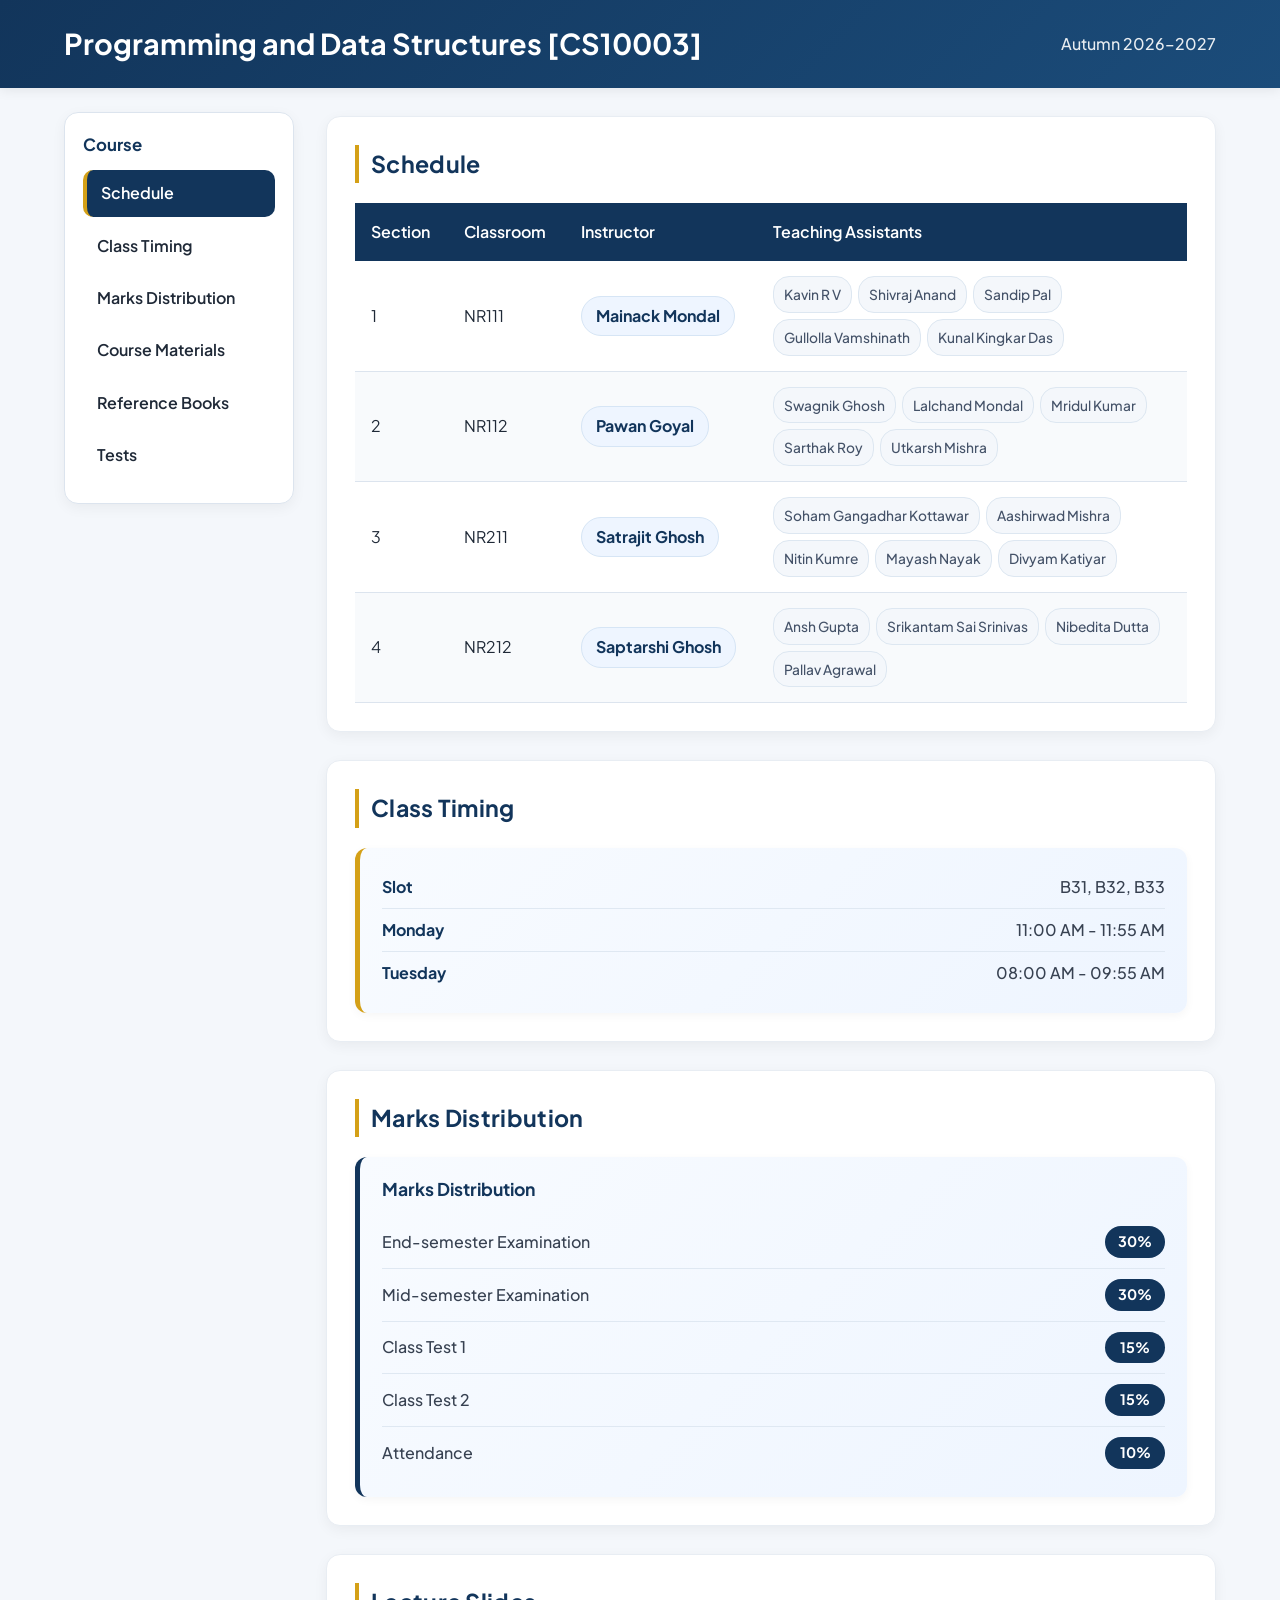
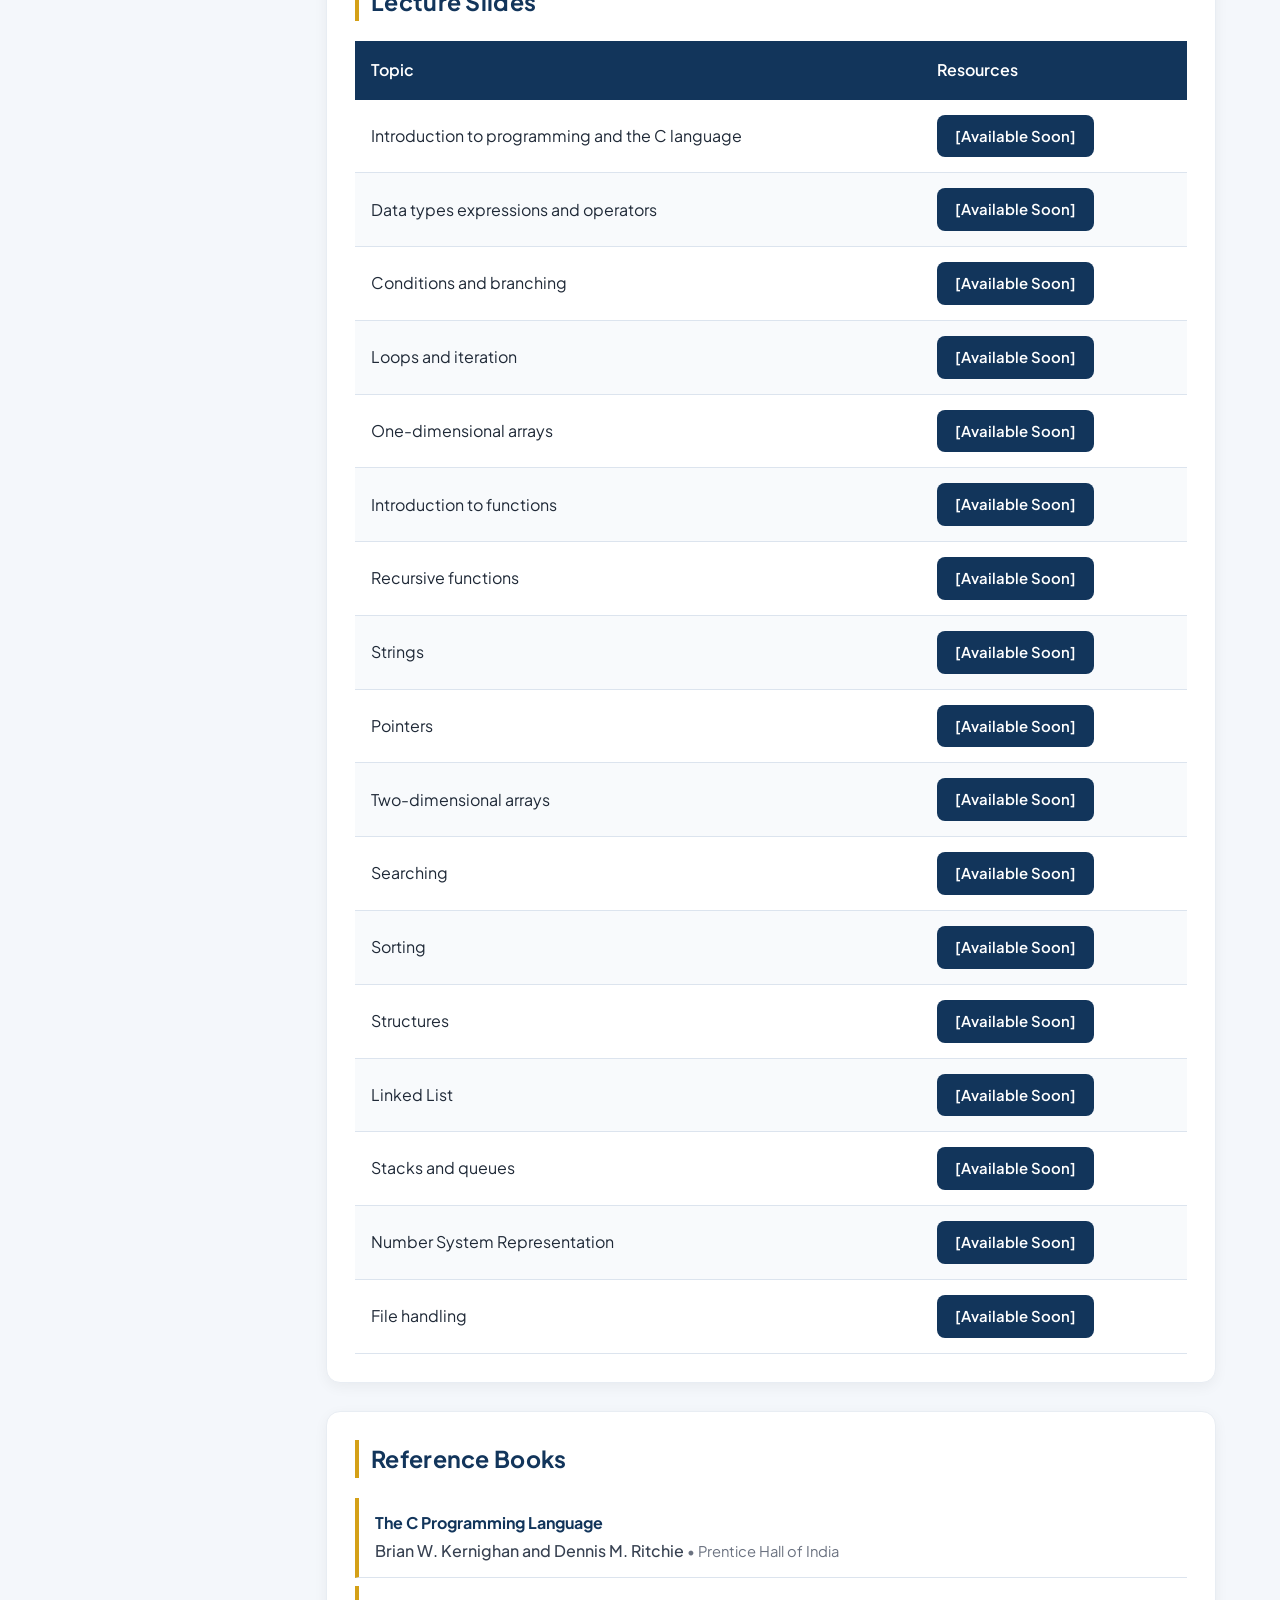
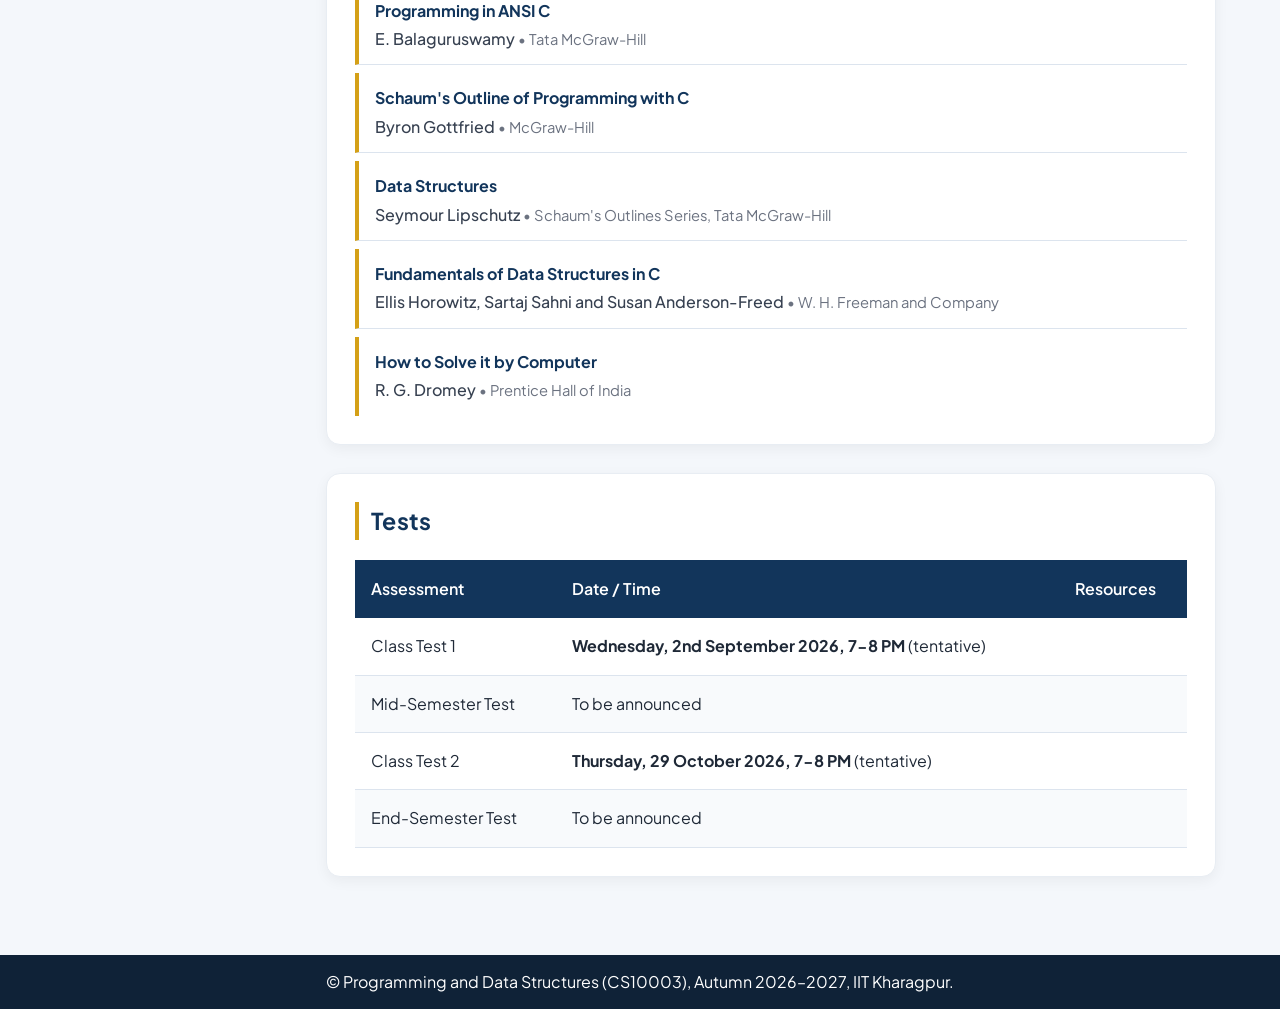
<file: index.html>
<!DOCTYPE html>

<html lang="en">

<head>
    <meta charset="utf-8" />
    <meta content="width=device-width&lt;/span&gt; initial-scale=1.0" name="viewport" />
    <title>Programming and Data Structures</title>
    <link href="style.css" rel="stylesheet" />
</head>

<body>
    <!-- Header -->
    <header class="hero">
        <div class="container hero-content">
            <div class="course-title">
                <h1>Programming and Data Structures [CS10003]</h1>
            </div>
            <div class="semester">
                <h2>Autumn 2026–2027</h2>
            </div>
            <button class="menu-toggle" id="menuToggle">
                ☰
            </button>
        </div>
    </header>
    <div class="overlay" id="overlay"></div>
    <main class="container">
        <div class="layout">
            <nav class="side-nav">
                <h3>Course</h3><a class="active" href="#schedule">Schedule</a><a href="#class-timing">Class Timing</a><a
                    href="#marks-distribution">Marks Distribution</a><a href="#slides">Course Materials</a><a
                    href="#books">Reference Books</a><a href="#tests">Tests</a>
            </nav>
            <div class="content">
                <!-- Schedule -->
                <section class="card" id="schedule">
                    <h2>Schedule</h2>
                    <div class="table-wrapper">
                        <table class="schedule-table">
                            <thead>
                                <tr>
                                    <th>Section</th>
                                    <th>Classroom</th>
                                    <th>Instructor</th>
                                    <th>Teaching Assistants</th>
                                </tr>
                            </thead>
                            <tbody>
                                <tr>
                                    <td>1</td>
                                    <td>NR111</td>
                                    <td><a href="https://cse.iitkgp.ac.in/~mainack/" target="_blank">Mainack Mondal</a>
                                    </td>
                                    <td>
                                        <div class="ta-list">
                                            <span><a href="mailto:kavin1925@kgpian.iitkgp.ac.in" target="_blank"
                                                    title="✉ Email TA">Kavin R V</a></span>
                                            <span><a href="mailto:shivrajanand25@kgpian.iitkgp.ac.in" target="_blank"
                                                    title="✉ Email TA">Shivraj Anand</a></span>
                                            <span><a href="mailto:sandippal9825@kgpian.iitkgp.ac.in" target="_blank"
                                                    title="✉ Email TA">Sandip Pal</a></span>
                                            <span><a href="mailto:gullollavamshinath9@kgpian.iitkgp.ac.in"
                                                    target="_blank" title="✉ Email TA">Gullolla Vamshinath</a></span>
                                            <span><a href="mailto:kunal.kk@kgpian.iitkgp.ac.in" target="_blank"
                                                    title="✉ Email TA">Kunal Kingkar Das</a></span>
                                        </div>
                                    </td>
                                </tr>
                                <tr>
                                    <td>2</td>
                                    <td>NR112</td>
                                    <td><a href="https://cse.iitkgp.ac.in/~pawang/" target="_blank">Pawan Goyal</a></td>
                                    <td>
                                        <div class="ta-list">
                                            <span><a href="mailto:swagnikghosh.cse25@kgpian.iitkgp.ac.in"
                                                    target="_blank" title="✉ Email TA">Swagnik Ghosh</a></span>
                                            <span><a href="mailto:lalchandm200325@kgpian.iitkgp.ac.in" target="_blank"
                                                    title="✉ Email TA">Lalchand Mondal</a></span>
                                            <span><a href="mailto:mridul.kumar.2625@kgpian.iitkgp.ac.in" target="_blank"
                                                    title="✉ Email TA">Mridul Kumar</a></span>
                                            <span><a href="mailto:sarthak.cse22@kgpian.iitkgp.ac.in" target="_blank"
                                                    title="✉ Email TA">Sarthak Roy</a></span>
                                            <span><a href="mailto:mishra.utkarsh25@kgpian.iitkgp.ac.in" target="_blank"
                                                    title="✉ Email TA">Utkarsh Mishra</a></span>
                                        </div>
                                    </td>
                                </tr>
                                <tr>
                                    <td>3</td>
                                    <td>NR211</td>
                                    <td><a href="https://cse.iitkgp.ac.in/~satrajit/" target="_blank">Satrajit Ghosh</a>
                                    </td>
                                    <td>
                                        <div class="ta-list">
                                            <span><a href="mailto:sohamk10@kgpian.iitkgp.ac.in" target="_blank"
                                                    title="✉ Email TA">Soham Gangadhar Kottawar</a></span>
                                            <span><a href="mailto:aashirwad04@kgpian.iitkgp.ac.in" target="_blank"
                                                    title="✉ Email TA">Aashirwad Mishra</a></span>
                                            <span><a href="mailto:kumrenitin25@kgpian.iitkgp.ac.in" target="_blank"
                                                    title="✉ Email TA">Nitin Kumre</a></span>
                                            <span><a href="mailto:mayash.nayak@kgpian.iitkgp.ac.in" target="_blank"
                                                    title="✉ Email TA">Mayash Nayak</a></span>
                                            <span><a href="mailto:divyam.24@kgpian.iitkgp.ac.in" target="_blank"
                                                    title="✉ Email TA">Divyam Katiyar</a></span>
                                        </div>
                                    </td>
                                </tr>
                                <tr>
                                    <td>4</td>
                                    <td>NR212</td>
                                    <td><a href="https://cse.iitkgp.ac.in/~sghosh/" target="_blank">Saptarshi Ghosh</a>
                                    </td>
                                    <td>
                                        <div class="ta-list">
                                            <!-- <span><a href="mailto:tanmoy.halder.cs25@kgpian.iitkgp.ac.in"
                                                    target="_blank" title="✉ Email TA">Tanmoy Halder</a></span> -->
                                            <span><a href="mailto:Anshgpt25@kgpian.iitkgp.ac.in" target="_blank"
                                                    title="✉ Email TA">Ansh Gupta</a></span>
                                            <span><a href="mailto:srikantamsai@kgpian.iitkgp.ac.in" target="_blank"
                                                    title="✉ Email TA">Srikantam Sai Srinivas</a></span>
                                            <span><a href="mailto:nibedita2111.24@kgpian.iitkgp.ac.in" target="_blank"
                                                    title="✉ Email TA">Nibedita Dutta</a></span>
                                            <span><a href="mailto:pallav25@kgpian.iitkgp.ac.in" target="_blank"
                                                    title="✉ Email TA">Pallav Agrawal</a></span>
                                        </div>
                                    </td>
                                </tr>
                            </tbody>
                        </table>
                    </div>


                </section>
                <section class="card" id="class-timing">
                    <h2>Class Timing</h2>
                    <div class="timing-box" id="class-timing">
                        <div class="timing-row">
                            <span class="label">Slot</span>
                            <span class="value">B31, B32, B33</span>
                        </div>
                        <div class="timing-row">
                            <span class="label">Monday</span>
                            <span class="value">11:00 AM - 11:55 AM</span>
                        </div>
                        <div class="timing-row">
                            <span class="label">Tuesday</span>
                            <span class="value">08:00 AM - 09:55 AM</span>
                        </div>
                    </div>
                </section>
                <section class="card" id="marks-distribution">
                    <h2>Marks Distribution</h2>
                    <div class="marks-box" id="marks-distribution">
                        <h3>Marks Distribution</h3>
                        <div class="marks-row">
                            <span class="marks-component">End-semester Examination</span>
                            <span class="marks-weight">30%</span>
                        </div>
                        <div class="marks-row">
                            <span class="marks-component">Mid-semester Examination</span>
                            <span class="marks-weight">30%</span>
                        </div>
                        <div class="marks-row">
                            <span class="marks-component">Class Test 1</span>
                            <span class="marks-weight">15%</span>
                        </div>
                        <div class="marks-row">
                            <span class="marks-component">Class Test 2</span>
                            <span class="marks-weight">15%</span>
                        </div>
                        <div class="marks-row">
                            <span class="marks-component">Attendance</span>
                            <span class="marks-weight">10%</span>
                        </div>
                    </div>
                </section>
                <!-- Lecture Slides -->
                <section class="card" id="slides">
                    <h2>Lecture Slides</h2>
                    <div class="table-wrapper">
                        <table class="slides-table">
                            <thead>
                                <tr>
                                    <th>Topic</th>
                                    <th>Resources</th>
                                </tr>
                            </thead>
                            <tbody>
                                <tr>
                                    <td>Introduction to programming and the C language</td>
                                    <td><a href="slides/materialNotFound.html">[Available Soon]</a></td>
                                </tr>
                                <tr>
                                    <td>Data types expressions and operators</td>
                                    <td><a href="slides/materialNotFound.html">[Available Soon]</a></td>
                                </tr>
                                <tr>
                                    <td>Conditions and branching</td>
                                    <td><a href="slides/materialNotFound.html">[Available Soon]</a></td>
                                </tr>
                                <tr>
                                    <td>Loops and iteration</td>
                                    <td><a href='slides/materialNotFound.html"'>[Available Soon]
                                        </a></td>
                                </tr>
                                <tr>
                                    <td>One-dimensional arrays</td>
                                    <td><a href="slides/materialNotFound.html">[Available Soon]</a></td>
                                </tr>
                                <tr>
                                    <td>Introduction to functions</td>
                                    <td><a href="slides/materialNotFound.html">[Available Soon]</a></td>
                                </tr>
                                <tr>
                                    <td>Recursive functions</td>
                                    <td><a href="slides/materialNotFound.html">[Available Soon]</a></td>
                                </tr>
                                <tr>
                                    <td>Strings</td>
                                    <td><a href="slides/materialNotFound.html">[Available Soon]</a></td>
                                </tr>
                                <tr>
                                    <td>Pointers</td>
                                    <td><a href="slides/materialNotFound.html">[Available Soon]</a></td>
                                </tr>
                                <tr>
                                    <td>Two-dimensional arrays</td>
                                    <td><a href="slides/materialNotFound.html">[Available Soon]</a></td>
                                </tr>
                                <tr>
                                    <td>Searching</td>
                                    <td><a href="slides/materialNotFound.html">[Available Soon]</a></td>
                                </tr>
                                <tr>
                                    <td>Sorting</td>
                                    <td><a href="slides/materialNotFound.html">[Available Soon]</a></td>
                                </tr>
                                <tr>
                                    <td>Structures</td>
                                    <td><a href="slides/materialNotFound.html">[Available Soon]</a></td>
                                </tr>
                                <tr>
                                    <td>Linked List</td>
                                    <td><a href="slides/materialNotFound.html">[Available Soon]</a></td>
                                </tr>
                                <tr>
                                    <td>Stacks and queues</td>
                                    <td><a href="slides/materialNotFound.html">[Available Soon]</a></td>
                                </tr>
                                <tr>
                                    <td>Number System Representation</td>
                                    <td><a href="slides/materialNotFound.html">[Available Soon]</a></td>
                                </tr>
                                <tr>
                                    <td>File handling</td>
                                    <td><a href="slides/materialNotFound.html">[Available Soon]</a></td>
                                </tr>
                            </tbody>
                        </table>
                    </div>
                </section>
                <!-- Reference Books -->
                <section class="card" id="books">
                    <h2>Reference Books</h2>
                    <div class="book-list">
                        <div class="book-item">
                            <span class="book-title">The C Programming Language</span>
                            <span class="book-author">Brian W. Kernighan and Dennis M. Ritchie</span>
                            <span class="book-publisher">Prentice Hall of India</span>
                        </div>
                        <div class="book-item">
                            <span class="book-title">Programming in ANSI C</span>
                            <span class="book-author">E. Balaguruswamy</span>
                            <span class="book-publisher">Tata McGraw-Hill</span>
                        </div>
                        <div class="book-item">
                            <span class="book-title">Schaum's Outline of Programming with C</span>
                            <span class="book-author">Byron Gottfried</span>
                            <span class="book-publisher">McGraw-Hill</span>
                        </div>
                        <div class="book-item">
                            <span class="book-title">Data Structures</span>
                            <span class="book-author">Seymour Lipschutz</span>
                            <span class="book-publisher">Schaum's Outlines Series, Tata McGraw-Hill</span>
                        </div>
                        <div class="book-item">
                            <span class="book-title">Fundamentals of Data Structures in C</span>
                            <span class="book-author">Ellis Horowitz, Sartaj Sahni and Susan Anderson-Freed</span>
                            <span class="book-publisher">W. H. Freeman and Company</span>
                        </div>
                        <div class="book-item">
                            <span class="book-title">How to Solve it by Computer</span>
                            <span class="book-author">R. G. Dromey</span>
                            <span class="book-publisher">Prentice Hall of India</span>
                        </div>
                    </div>
                </section>
                <!-- Tests -->
                <section class="card" id="tests">
                    <h2>Tests</h2>
                    <!-- <div class="coming-soon">
                <h3>Coming Soon</h3>
                <p>Prepare well. Test schedule and related resources will be announced here.</p>
            </div> -->
                    <div class="table-wrapper">
                        <table class="tests-table">
                            <thead>
                                <tr>
                                    <th>Assessment</th>
                                    <th>Date / Time</th>
                                    <th>Resources</th>
                                </tr>
                            </thead>
                            <tbody>
                                <tr>
                                    <td>Class Test 1</td>
                                    <td> <b>Wednesday, 2nd September 2026, 7-8 PM </b> (tentative)</td>
                                    <td>
                                        <!-- <div class="test-links">
                                    <a href="slides/ct1-seating.pdf">Seating Arrangement</a>
                                    <a href="slides/ct1-questions.pdf">Questions with Solutions</a>
                                </div> -->
                                    </td>
                                </tr>
                                <tr>
                                    <td>Mid-Semester Test</td>
                                    <td>To be announced</td>
                                    <td>
                                        <!-- <div class="test-links">
                                    <a href="slides/midsem-questions.pdf">Questions with Solutions</a>
                                </div> -->
                                    </td>
                                </tr>
                                <tr>
                                    <td>Class Test 2</td>
                                    <td><b>Thursday, 29 October 2026, 7-8 PM </b> (tentative)</td>
                                    <td>
                                        <!-- <div class="test-links">
                                    <a href="slides/ct2-seating.pdf">Seating Arrangement</a>
                                    <a href="slides/ct2-questions.pdf">Questions with Solutions</a>
                                </div> -->
                                    </td>
                                </tr>
                                <tr>
                                    <td>End-Semester Test</td>
                                    <td>To be announced</td>
                                    <td></td>
                                </tr>
                            </tbody>
                        </table>
                    </div>
                </section>
            </div>
        </div>
    </main>
    <!-- Footer -->
    <footer>
        <div class="container footer-content">
            © Programming and Data Structures (CS10003), Autumn 2026–2027, IIT Kharagpur.
        </div>
    </footer>

    <button id="backToTop" class="back-to-top" title="Back to top">
        &#8679;
    </button>
    <script>
        const links = [...document.querySelectorAll(".side-nav a")];

        const menu = document.getElementById("menuToggle");

        const nav = document.querySelector(".side-nav");

        const overlay = document.getElementById("overlay");

        menu.addEventListener("click", () => {
            nav.classList.add("open");
            overlay.classList.add("show");
        });

        overlay.addEventListener("click", closeMenu);

        function closeMenu() {
            nav.classList.remove("open");
            overlay.classList.remove("show");
        }

        links.forEach(link => {
            link.addEventListener("click", closeMenu);
        });

        const observer = new IntersectionObserver(entries => {
            entries.forEach(entry => {
                if (!entry.isIntersecting) return;

                links.forEach(link => {
                    link.classList.toggle(
                        "active",
                        link.getAttribute("href") === "#" + entry.target.id
                    );
                });
            });
        }, {
            rootMargin: "-35% 0px -55% 0px",
            threshold: 0
        });

        document.querySelectorAll(
            "#schedule,#class-timing,#marks-distribution,#slides,#books,#tests"
        ).forEach(section => observer.observe(section));

        const backToTop = document.getElementById("backToTop");

        window.addEventListener("scroll", () => {
            if (window.scrollY > 400) {
                backToTop.classList.add("show");
            } else {
                backToTop.classList.remove("show");
            }
        });

        backToTop.addEventListener("click", () => {
            window.scrollTo({
                top: 0,
                behavior: "smooth"
            });
        });
    </script>
</body>

</html>
</file>
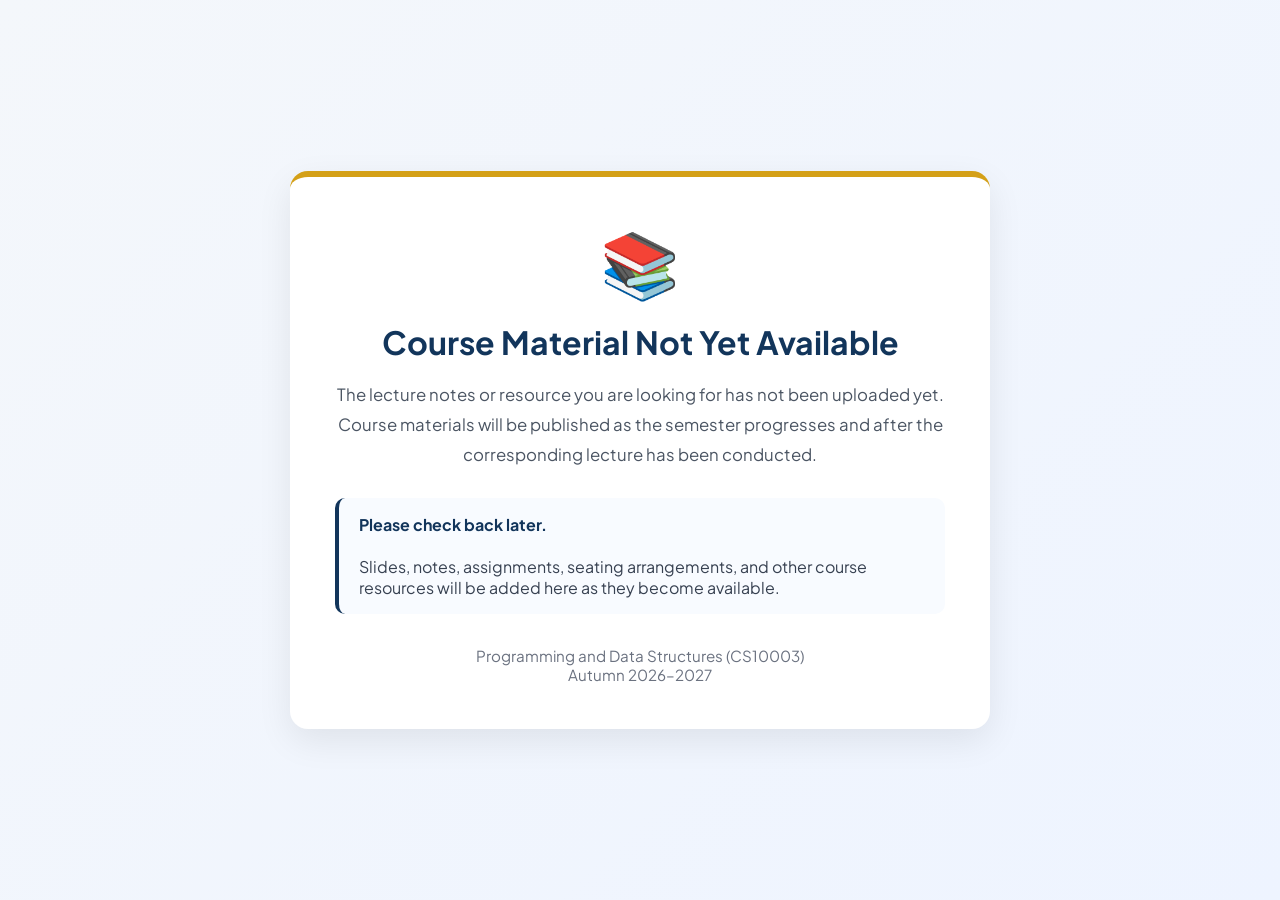
<file: slides/materialNotFound.html>
<!DOCTYPE html>
<html lang="en">
<head>
<meta charset="UTF-8">
<meta name="viewport" content="width=device-width, initial-scale=1.0">
<title>Material Coming Soon</title>

<style>
@import url('https://fonts.googleapis.com/css2?family=Plus+Jakarta+Sans:wght@400;500;600;700&display=swap');

*{
    margin:0;
    padding:0;
    box-sizing:border-box;
}

body{
    font-family:"Plus Jakarta Sans",sans-serif;
    background:linear-gradient(135deg,#f4f7fb,#eef4ff);
    color:#1f2937;

    display:flex;
    justify-content:center;
    align-items:center;

    min-height:100vh;
    padding:20px;
}

.card{
    max-width:700px;
    width:100%;

    background:white;

    border-radius:18px;

    padding:45px;

    text-align:center;

    box-shadow:0 12px 35px rgba(0,0,0,.08);

    border-top:6px solid #D4A017;
}

.icon{
    font-size:4rem;
    margin-bottom:18px;
}

h1{
    color:#12355B;
    font-size:2rem;
    margin-bottom:18px;
}

p{
    font-size:1.05rem;
    color:#4b5563;
    line-height:1.8;
}

.note{
    margin-top:28px;

    background:#f8fbff;

    border-left:4px solid #12355B;

    border-radius:10px;

    padding:16px 20px;

    text-align:left;

    color:#374151;
}

.note strong{
    color:#12355B;
}

.footer{
    margin-top:32px;
    font-size:.95rem;
    color:#6b7280;
}

@media (max-width:600px){

    .card{
        padding:30px 24px;
    }

    h1{
        font-size:1.6rem;
    }

    p{
        font-size:1rem;
    }

    .icon{
        font-size:3.2rem;
    }

}
</style>

</head>

<body>

<div class="card">

    <div class="icon">📚</div>

    <h1>Course Material Not Yet Available</h1>

    <p>
        The lecture notes or resource you are looking for has not been uploaded yet.
        Course materials will be published as the semester progresses and after the
        corresponding lecture has been conducted.
    </p>

    <div class="note">
        <strong>Please check back later.</strong><br><br>
        Slides, notes, assignments, seating arrangements, and other course resources
        will be added here as they become available.
    </div>

    <div class="footer">
        Programming and Data Structures (CS10003)<br>
        Autumn 2026–2027
    </div>

</div>

</body>
</html>
</file>
<file: style.css>
/* ===========================
   Google Font
=========================== */

@import url("https://fonts.googleapis.com/css2?family=Plus+Jakarta+Sans:wght@300;400;500;600;700;800&display=swap");

/* ===========================
   Variables
=========================== */

:root {
  --primary: #12355b;
  --primary-dark: #0b2540;
  --accent: #d4a017;
  --accent-light: #f8d76b;

  --background: #f4f7fb;
  --card: #ffffff;

  --text: #1f2937;
  --muted: #6b7280;

  --border: #dce4ee;

  --shadow: 0 10px 35px rgba(0, 0, 0, 0.08);
  --radius: 16px;
}

/* ===========================
   Global
=========================== */

* {
  margin: 0;
  padding: 0;
  box-sizing: border-box;
}

html {
  scroll-behavior: smooth;
}

body {
  font-family: "Plus Jakarta Sans", sans-serif;
  background: var(--background);
  color: var(--text);
  line-height: 1.65;
}

.container {
  width: 90%;
  margin: auto;
}

/* ===========================
   Header
=========================== */

.hero {
  background: linear-gradient(135deg, #12355b, #1b4c7a);
  color: white;
  padding: 20px 0;
  box-shadow: 0 2px 12px rgba(0, 0, 0, 0.08);
}

.hero-content {
  display: flex;
  justify-content: space-between;
  align-items: center;
  gap: 20px;
}

.course-title h1 {
  font-size: 1.8rem;
  font-weight: 700;
}

.semester h2 {
  font-size: 1rem;
  font-weight: 500;
  opacity: 0.9;
}

/* ===========================
   Cards
=========================== */

.card {
  background: white;
  margin: 28px 0;
  padding: 28px;
  border-radius: 14px;
  border: 1px solid #e8edf3;
  box-shadow: 0 4px 14px rgba(0, 0, 0, 0.05);
}

.card:hover {
  transform: none;
}

.card h2 {
  color: var(--primary);
  margin-bottom: 20px;
  font-size: 1.45rem;
  border-left: 4px solid var(--accent);
  padding-left: 12px;
  letter-spacing: 0.3px;
}

/* ===========================
   Tables
=========================== */

.table-wrapper {
  overflow-x: auto;
}

table {
  width: 100%;
  border-collapse: collapse;
}

thead {
  background: var(--primary);
  color: white;
}

th {
  padding: 16px;
  text-align: left;
  font-weight: 600;
}

td {
  padding: 15px 16px;
  border-bottom: 1px solid var(--border);
}

tbody tr {
  transition: 0.2s;
}

/* Instructor */

tbody td:nth-child(3) {
  font-weight: 600;
}

tbody td:nth-child(3) a {
  display: inline-flex;
  align-items: center;
  color: var(--primary);
  background: #eef5ff;
  border: 1px solid #d6e5f5;
  border-radius: 20px;
  padding: 6px 14px;
  font-weight: 700;
  text-decoration: none;
  transition: 0.2s ease;
}

tbody td:nth-child(3) a:hover {
  background: var(--primary);
  color: white;
}

tbody tr:nth-child(even) {
  background: #f8fafc;
}

tbody tr:hover {
  background: #edf5ff;
}

/* Teaching Assistants */

tbody td:last-child {
  color: #4b5563;
  font-size: 0.93rem;
  line-height: 1.8;
  font-weight: 500;
  max-width: 420px;
}

.ta-list {
  display: flex;
  flex-wrap: wrap;
  gap: 6px;
}

.ta-list span {
  background: #f4f7fb;
  border: 1px solid #dde7f1;
  border-radius: 16px;
  padding: 4px 10px;
  transition: 0.2s;
}

.ta-list a {
  color: #445268;
  text-decoration: none;
  font-size: 0.86rem;
  font-weight: 500;
}

.ta-list span:hover {
  background: #12355b;
  border-color: #12355b;
}

.ta-list span:hover a {
  color: white;
}

/* ===========================
   Links
=========================== */

a {
  color: var(--primary);
  text-decoration: none;
  font-weight: 600;
}

.slides-table td a,
.tests-table td a {
  display: inline-block;
  background: var(--primary);
  color: white;
  padding: 8px 18px;
  border-radius: 8px;
  transition: 0.25s;
}

.slides-table td a:hover,
.tests-table td a:hover {
  background: var(--accent);
  color: #222;
}

/* ===========================
   Timing
=========================== */

.timing {
  margin-top: 22px;
  background: #eef6ff;
  border-left: 5px solid var(--accent);
  padding: 16px 20px;
  border-radius: 10px;
  color: var(--primary-dark);
  font-size: 1.03rem;
}

.timing strong {
  color: var(--primary);
}

.timing-box {
  margin-top: 20px;
  background: linear-gradient(135deg, #f8fbff, #eef5ff);
  border-left: 5px solid var(--accent);
  border-radius: 12px;
  padding: 18px 22px;
  box-shadow: 0 3px 10px rgba(0, 0, 0, 0.04);
}

.timing-row {
  display: flex;
  justify-content: space-between;
  align-items: center;
  padding: 8px 0;
}

.timing-row:not(:last-child) {
  border-bottom: 1px solid #dfe8f2;
}

.label {
  font-weight: 700;
  color: var(--primary);
}

.value {
  font-weight: 500;
  color: #374151;
}

/* ===========================
   Marks Distribution
=========================== */

.marks-box {
  margin-top: 20px;
  background: linear-gradient(135deg, #f8fbff, #eef5ff);
  border-left: 5px solid var(--primary);
  border-radius: 12px;
  padding: 18px 22px;
  box-shadow: 0 3px 10px rgba(0, 0, 0, 0.04);
}

.marks-box h3 {
  margin-bottom: 12px;
  color: var(--primary);
  font-size: 1.1rem;
  font-weight: 700;
}

.marks-row {
  display: flex;
  justify-content: space-between;
  align-items: center;
  padding: 10px 0;
}

.marks-row:not(:last-child) {
  border-bottom: 1px solid #dfe8f2;
}

.marks-component {
  color: #374151;
  font-weight: 500;
}

.marks-weight {
  min-width: 60px;
  text-align: center;
  background: var(--primary);
  color: white;
  padding: 4px 10px;
  border-radius: 20px;
  font-weight: 700;
  font-size: 0.9rem;
}

/* Back to top */

.back-to-top {
  position: fixed;
  right: 24px;
  bottom: 24px;

  width: 52px;
  height: 52px;

  border: none;
  border-radius: 50%;

  background: var(--primary);
  color: #fff;

  font-size: 1.4rem;
  font-weight: bold;

  cursor: pointer;

  display: flex;
  align-items: center;
  justify-content: center;

  box-shadow: 0 8px 20px rgba(0, 0, 0, 0.25);

  opacity: 0;
  visibility: hidden;

  transition: 0.25s;

  z-index: 999;
}

.back-to-top:hover {
  background: var(--primary-dark);
  transform: translateY(-3px);
}

.back-to-top.show {
  opacity: 1;
  visibility: visible;
}

@media(max-width:800px){

.back-to-top{
    width:46px;
    height:46px;
    right:18px;
    bottom:18px;
}

}

/* Hamburger menu */

.menu-toggle {
  display: none;

  width: 46px;
  height: 46px;

  border: none;

  border-radius: 12px;

  background: var(--primary);

  color: white;

  font-size: 1.5rem;

  cursor: pointer;

  justify-content: center;

  align-items: center;
}

.menu-toggle:hover {
  background: var(--primary-dark);
}

.overlay {
  display: none;
}

/* Mobile */

@media (max-width: 800px) {
  .marks-box {
    padding: 16px;
  }

  .marks-row {
    gap: 12px;
  }

  .marks-component {
    font-size: 0.92rem;
  }

  .marks-weight {
    font-size: 0.85rem;
    min-width: 54px;
  }
}

/* ===========================
   Reference Books
=========================== */

.book-list {
  display: flex;
  flex-direction: column;
  gap: 8px;
}

.book-item {
  padding: 12px 16px;
  border-left: 4px solid var(--accent);
  border-bottom: 1px solid var(--border);
}

.book-item:last-child {
  border-bottom: none;
}

.book-title {
  display: block;
  font-size: 1rem;
  font-weight: 700;
  color: var(--primary);
  margin-bottom: 2px;
}

.book-author {
  display: inline;
  color: #374151;
  font-weight: 500;
}

.book-publisher {
  display: inline;
  color: var(--muted);
  font-size: 0.92rem;
}

.book-publisher::before {
  content: " • ";
}

/* ===========================
   Coming Soon
=========================== */

.coming-soon {
  text-align: center;
  padding: 45px 20px;
  background: linear-gradient(135deg, #12355b, #245f92);
  color: white;
  border-radius: 14px;
}

.coming-soon h3 {
  font-size: 2rem;
  margin-bottom: 12px;
  color: var(--accent-light);
}

.coming-soon p {
  font-size: 1.08rem;
  color: #f4f4f4;
}

/* ===========================
   Tests
=========================== */
td a {
  margin-right: 8px;
}

td a:last-child {
  margin-right: 0;
}

.test-links {
  display: flex;
  flex-wrap: wrap;
  gap: 8px;
}

/* ===========================
   Footer
=========================== */

footer {
  margin-top: 50px;
  background: #0f2237;
}

.footer-content {
  color: white;
  display: flex;
  justify-content: center;
  align-items: center;
  padding: 14px 0;
}

footer a {
  color: white;
  text-decoration: none;
  font-weight: 600;
}

footer a:hover {
  color: var(--accent);
}

/* ===========================
   Scrollbar
=========================== */

::-webkit-scrollbar {
  width: 10px;
}

::-webkit-scrollbar-track {
  background: #e8edf3;
}

::-webkit-scrollbar-thumb {
  background: #9caec7;
  border-radius: 20px;
}

::-webkit-scrollbar-thumb:hover {
  background: #6b89a7;
}

/* ===========================
   Responsive
=========================== */

@media (max-width: 800px) {
  .container {
    width: 95%;
  }

  /* Header */

  .hero {
    padding: 16px 0;
  }

  .hero-content {
    flex-direction: column;
    align-items: flex-start;
    gap: 4px;
  }

  .course-title h1 {
    font-size: 1.45rem;
    line-height: 1.3;
  }

  .semester h2 {
    font-size: 0.95rem;
  }

  /* Cards */

  .card {
    padding: 18px;
    margin: 20px 0;
  }

  .card h2 {
    font-size: 1.3rem;
    margin-bottom: 16px;
  }

  /* Tables */

  .table-wrapper {
    overflow: visible;
  }

  table {
    min-width: 0;
  }

  thead {
    display: none;
  }

  tbody,
  tr,
  td {
    display: block;
    width: 100%;
  }

  tbody tr {
    background: white !important;
    border: 1px solid var(--border);
    border-radius: 12px;
    margin-bottom: 18px;
    padding: 10px;
    box-shadow: 0 2px 8px rgba(0, 0, 0, 0.05);
  }

  td {
    border: none;
    padding: 8px 0;
    font-size: 0.95rem;
  }

  td:nth-child(1)::before {
    content: "Section";
    font-weight: 700;
    color: var(--primary);
    display: block;
    margin-bottom: 2px;
  }

  td:nth-child(2)::before {
    content: "Classroom";
    font-weight: 700;
    color: var(--primary);
    display: block;
    margin-bottom: 2px;
  }

  td:nth-child(3)::before {
    content: "Instructor";
    font-weight: 700;
    color: var(--primary);
    display: block;
    margin-bottom: 6px;
  }

  td:nth-child(4)::before {
    content: "Teaching Assistants";
    font-weight: 700;
    color: var(--primary);
    display: block;
    margin-bottom: 6px;
  }

  .ta-list {
    gap: 5px;
  }

  .ta-list span {
    padding: 4px 8px;
  }

  .ta-list a {
    font-size: 0.82rem;
  }

  th,
  td {
    padding: 10px 12px;
    font-size: 0.92rem;
  }

  /* Timing */

  .timing {
    font-size: 0.95rem;
    padding: 12px 14px;
  }

  /* Coming Soon */

  .coming-soon {
    padding: 30px 18px;
  }

  .coming-soon h3 {
    font-size: 1.6rem;
  }

  .coming-soon p {
    font-size: 0.95rem;
  }

  /* Footer */

  .footer-content {
    justify-content: center;
    text-align: center;
    padding: 14px 0;
  }
}

/* ===== Sidebar Layout ===== */
.layout {
  display: grid;
  grid-template-columns: 230px 1fr;
  gap: 32px;
  align-items: start;

  /* margin-top: 24px; */
}
.side-nav {
  position: sticky;
  top: 40px;
  background: #fff;
  border: 1px solid var(--border);
  border-radius: 14px;
  padding: 18px;
  box-shadow: 0 4px 14px rgba(0, 0, 0, 0.05);

  margin-top: 24px;
}
.side-nav h3 {
  margin: 0 0 12px;
  color: var(--primary);
  font-size: 1.05rem;
}
.side-nav a {
  display: block;
  padding: 10px 14px;
  margin: 6px 0;
  border-radius: 10px;
  color: var(--text);
  font-weight: 600;
  transition: 0.2s;
}
.side-nav a:hover {
  background: #eef5ff;
  color: var(--primary);
}
.side-nav a.active {
  background: var(--primary);
  color: #fff;
  border-left: 4px solid var(--accent);
}
.content {
  min-width: 0;
}
#class-timing,
#marks-distribution {
  scroll-margin-top: 90px;
}
#schedule,
#slides,
#books,
#tests {
  scroll-margin-top: 90px;
}
@media (max-width: 1000px) {
  .layout {
    display: block;
  }

  .menu-toggle {
    display: flex;
  }

  .side-nav {
    position: fixed;

    left: -280px;
    top: 0;

    width: 260px;
    height: 100vh;

    overflow-y: auto;

    background: white;

    z-index: 1001;

    transition: left 0.3s ease;

    border-radius: 0;

    padding-top: 90px;

    box-shadow: 4px 0 20px rgba(0, 0, 0, 0.18);
  }

  .side-nav.open {
    left: 0;
  }

  .overlay {
    position: fixed;

    inset: 0;

    background: rgba(0, 0, 0, 0.45);

    opacity: 0;

    visibility: hidden;

    transition: 0.25s;

    z-index: 1000;
  }

  .overlay.show {
    opacity: 1;

    visibility: visible;
  }
}
</file>
